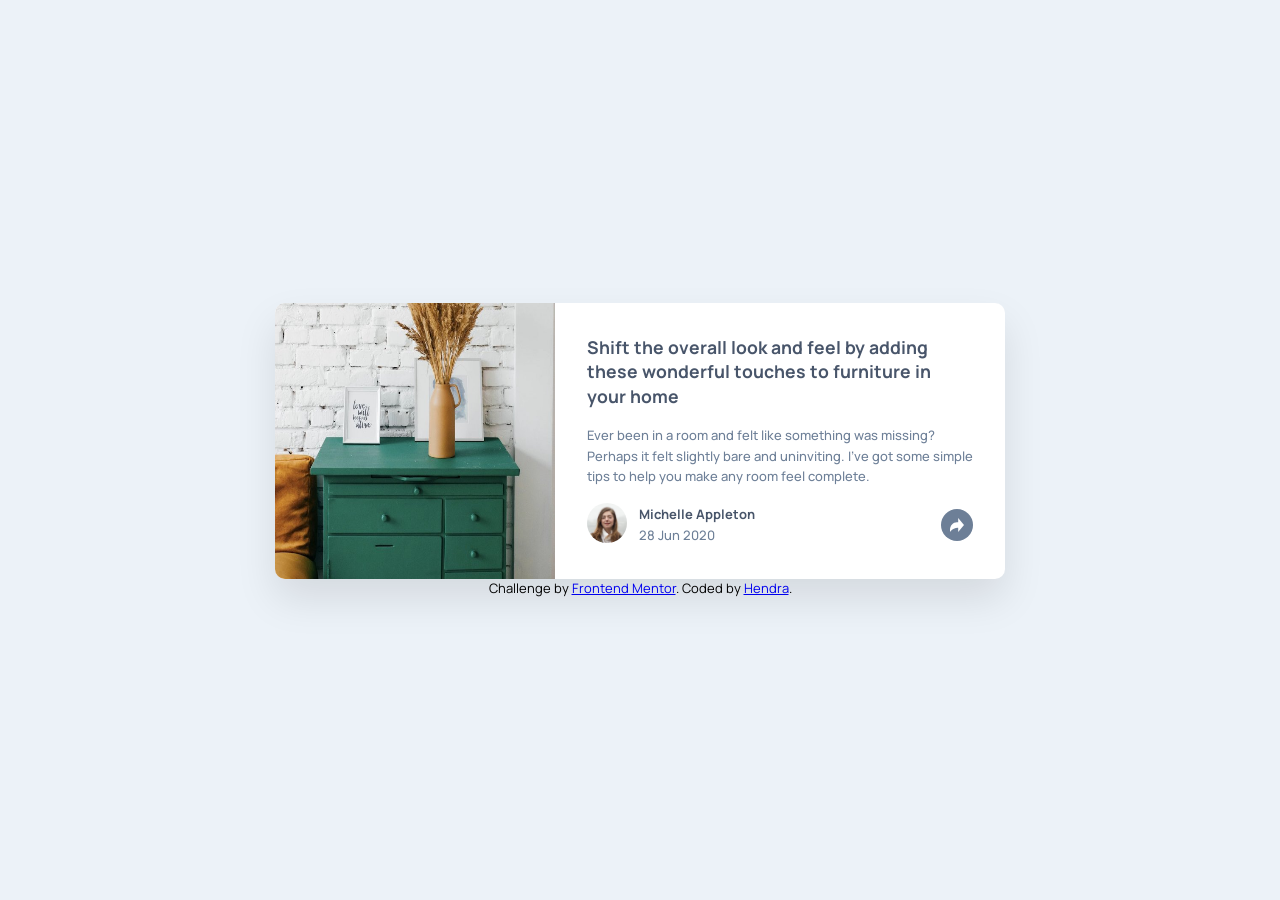
<file: index.html>
<!DOCTYPE html>
<html lang="en">
<head>
  <meta charset="UTF-8">
  <meta name="viewport" content="width=device-width, initial-scale=1.0">
  <link rel="icon" type="image/png" sizes="32x32" href="./images/favicon-32x32.png">
  <title>Frontend Mentor | Article preview component</title>
  <link rel="stylesheet" href="style.css">
  <link rel="preconnect" href="https://fonts.googleapis.com">
  <link rel="preconnect" href="https://fonts.gstatic.com" crossorigin>
  <link href="https://fonts.googleapis.com/css2?family=Manrope:wght@200..800&display=swap" rel="stylesheet">
</head>
<body>
  <main>
    <section class="wrapper">
      <div class="wrapper-hero">

        <div class="hero-img">
          <img src="images/drawers.jpg" alt="drawers with flower" />
        </div>

        <div class="hero">
          <h1>Shift the overall look and feel by adding these wonderful
            touches to furniture in your home</h1>

          <p>Ever been in a room and felt like something was missing? Perhaps
            it felt slightly bare and uninviting. I've got some simple tips
            to help you make any room feel complete.</p>

          <div class="author-information">

            <div class="author-img">
              <img src="images/avatar-michelle.jpg" alt="michelle" />
            </div>

            <div class="author">
              <p>Michelle Appleton</p>
              <p>28 Jun 2020</p>
            </div>

            <button class="btn" type="button" aria-label="Share this article" aria-expanded="false" aria-controls="share-panel">
              <img src="images/icon-share.svg" alt="" />
            </button>

            <div class="soc-med-icon" id="share-panel" role="region" aria-label="Share options">
              <span class="share-label">share</span>

              <a class="share-link"
                 href="https://www.facebook.com/sharer/sharer.php?u=https://example.com"
                 target="_blank"
                 rel="noopener noreferrer"
                 aria-label="Share on Facebook">
                <img src="images/icon-facebook.svg" alt="" />
              </a>

              <a class="share-link"
                 href="https://twitter.com/intent/tweet?url=https://example.com&text=Check%20this%20out"
                 target="_blank"
                 rel="noopener noreferrer"
                 aria-label="Share on Twitter">
                <img src="images/icon-twitter.svg" alt="" />
              </a>

              <a class="share-link"
                 href="https://pinterest.com/pin/create/button/?url=https://example.com"
                 target="_blank"
                 rel="noopener noreferrer"
                 aria-label="Share on Pinterest">
                <img src="images/icon-pinterest.svg" alt="" />
              </a>
            </div>

          </div>
        </div>
      </div>
    </section>
  </main>

  <footer>
    <div class="attribution">
      Challenge by <a href="https://www.frontendmentor.io?ref=challenge" target="_blank">Frontend Mentor</a>.
      Coded by <a href="#">Hendra</a>.
    </div>
  </footer>

  <script src="script.js"></script>
</body>
</html>
</file>
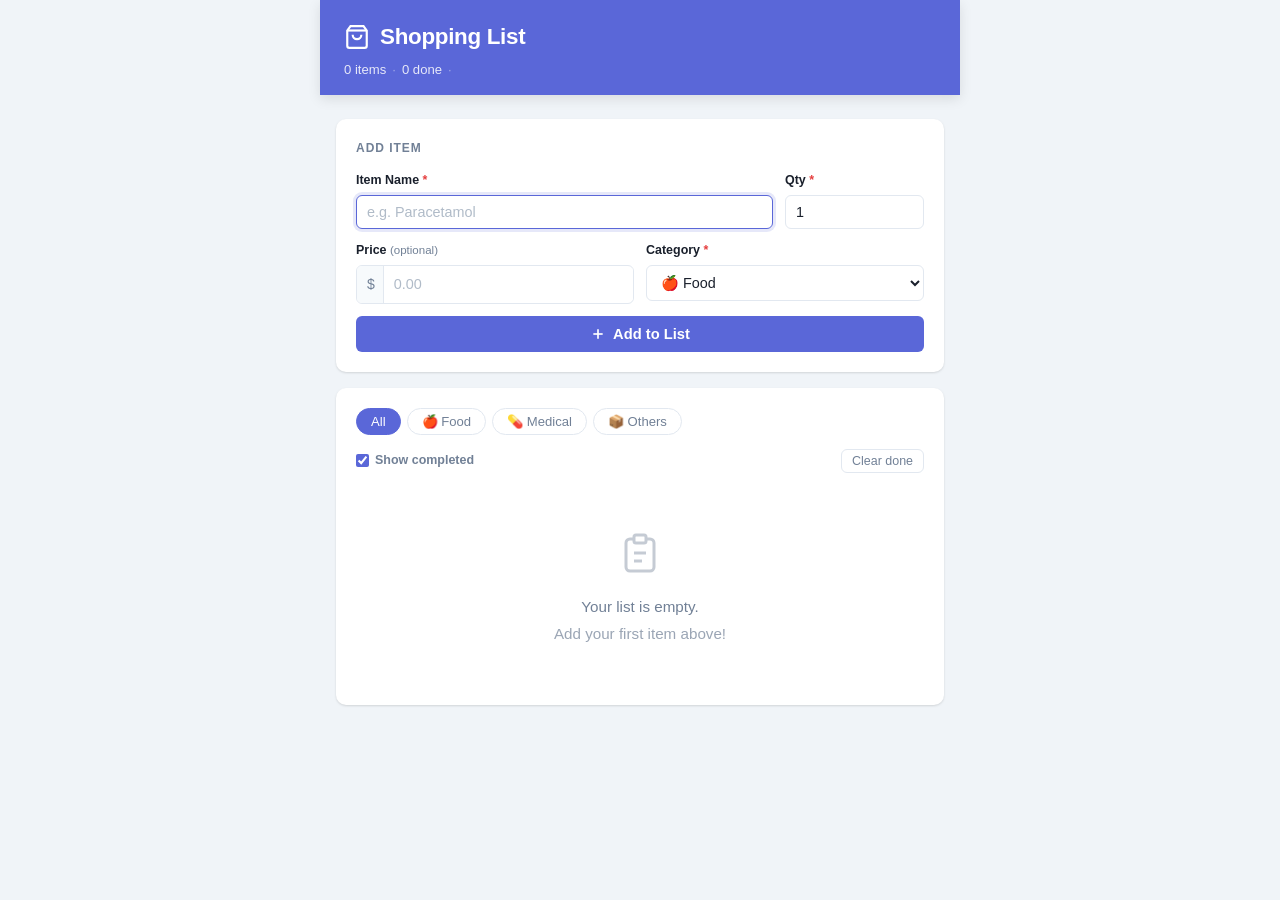
<file: shopping-list/index.html>
<!DOCTYPE html>
<html lang="en">
<head>
  <meta charset="UTF-8" />
  <meta name="viewport" content="width=device-width, initial-scale=1.0" />
  <title>Shopping List</title>
  <link rel="stylesheet" href="style.css" />
</head>
<body>
  <div class="app">
    <header class="app-header">
      <div class="header-content">
        <svg class="header-icon" viewBox="0 0 24 24" fill="none" stroke="currentColor" stroke-width="2">
          <path d="M6 2L3 6v14a2 2 0 002 2h14a2 2 0 002-2V6l-3-4z"/>
          <line x1="3" y1="6" x2="21" y2="6"/>
          <path d="M16 10a4 4 0 01-8 0"/>
        </svg>
        <h1>Shopping List</h1>
      </div>
      <div class="summary" id="summary">
        <span id="summary-total">0 items</span>
        <span class="dot">·</span>
        <span id="summary-done">0 done</span>
        <span class="dot">·</span>
        <span id="summary-price"></span>
      </div>
    </header>

    <main class="app-main">
      <!-- Add Item Form -->
      <section class="add-section">
        <h2 class="section-title">Add Item</h2>
        <form class="add-form" id="add-form" novalidate>
          <div class="form-row">
            <div class="form-group flex-3">
              <label for="item-name">Item Name <span class="required">*</span></label>
              <input type="text" id="item-name" placeholder="e.g. Paracetamol" autocomplete="off" required />
            </div>
            <div class="form-group flex-1">
              <label for="item-qty">Qty <span class="required">*</span></label>
              <input type="number" id="item-qty" placeholder="1" min="1" value="1" required />
            </div>
          </div>
          <div class="form-row">
            <div class="form-group flex-2">
              <label for="item-price">Price <span class="optional">(optional)</span></label>
              <div class="input-prefix">
                <span class="prefix">$</span>
                <input type="number" id="item-price" placeholder="0.00" min="0" step="0.01" />
              </div>
            </div>
            <div class="form-group flex-2">
              <label for="item-category">Category <span class="required">*</span></label>
              <select id="item-category">
                <option value="food">🍎 Food</option>
                <option value="medical">💊 Medical</option>
                <option value="others">📦 Others</option>
              </select>
            </div>
          </div>
          <div id="form-error" class="form-error" hidden></div>
          <button type="submit" class="btn-add">
            <svg viewBox="0 0 24 24" fill="none" stroke="currentColor" stroke-width="2.5">
              <line x1="12" y1="5" x2="12" y2="19"/><line x1="5" y1="12" x2="19" y2="12"/>
            </svg>
            Add to List
          </button>
        </form>
      </section>

      <!-- Filter Tabs -->
      <section class="list-section">
        <div class="filter-tabs" id="filter-tabs" role="tablist" aria-label="Filter by category">
          <button class="tab active" data-filter="all" role="tab" aria-selected="true">All</button>
          <button class="tab" data-filter="food" role="tab" aria-selected="false">🍎 Food</button>
          <button class="tab" data-filter="medical" role="tab" aria-selected="false">💊 Medical</button>
          <button class="tab" data-filter="others" role="tab" aria-selected="false">📦 Others</button>
        </div>

        <div class="list-controls">
          <label class="show-completed-toggle">
            <input type="checkbox" id="show-completed" checked />
            Show completed
          </label>
          <button class="btn-clear-done" id="clear-done" title="Remove all checked items">
            Clear done
          </button>
        </div>

        <!-- Item Lists per Category -->
        <div id="items-container">
          <div class="empty-state" id="empty-state">
            <svg viewBox="0 0 24 24" fill="none" stroke="currentColor" stroke-width="1.5">
              <path d="M9 5H7a2 2 0 00-2 2v12a2 2 0 002 2h10a2 2 0 002-2V7a2 2 0 00-2-2h-2"/>
              <rect x="9" y="3" width="6" height="4" rx="1"/>
              <line x1="9" y1="12" x2="15" y2="12"/><line x1="9" y1="16" x2="13" y2="16"/>
            </svg>
            <p>Your list is empty.</p>
            <p class="empty-sub">Add your first item above!</p>
          </div>

          <div class="category-group" id="group-food" data-category="food" hidden>
            <div class="category-header food">
              <span>🍎 Food</span>
              <span class="category-count" id="count-food"></span>
            </div>
            <ul class="item-list" id="list-food" aria-label="Food items"></ul>
          </div>

          <div class="category-group" id="group-medical" data-category="medical" hidden>
            <div class="category-header medical">
              <span>💊 Medical</span>
              <span class="category-count" id="count-medical"></span>
            </div>
            <ul class="item-list" id="list-medical" aria-label="Medical items"></ul>
          </div>

          <div class="category-group" id="group-others" data-category="others" hidden>
            <div class="category-header others">
              <span>📦 Others</span>
              <span class="category-count" id="count-others"></span>
            </div>
            <ul class="item-list" id="list-others" aria-label="Other items"></ul>
          </div>
        </div>
      </section>
    </main>
  </div>

  <script src="script.js"></script>
</body>
</html>
</file>
<file: style.css>
* {
    box-sizing: border-box;
    margin: 0;
    padding: 0;
}

body {
    display: flex;
    flex-direction: column;
    font-size: 13px;
    justify-content: center;
    align-items: center;
    min-height: 100vh;
    font-family: 'Manrope', sans-serif;
    background-color: hsl(210, 46%, 95%);
}

.wrapper {
    background-color: #ffffff;
    max-width: 730px;
    border-radius: 10px;
    overflow: hidden;
    box-shadow: 0 20px 40px rgba(0, 0, 0, 0.1); 
}

.wrapper-hero {
    display: flex;
}

/* ── Image ── */
.hero-img {
    flex-shrink: 0;        
    width: 280px;        
}

.hero-img img {
    height: 100%;
    width: 100%;          
    display: block;
}

/* For Hero Part */
.hero {
    display: flex;
    padding: 2rem;
    flex: 1;
    flex-direction: column;
    justify-content: center;
    gap: 1rem;             
}

.hero h1 {
    font-weight: 700;
    font-size: 1.1rem;
    line-height: 1.4;
    color: hsl(217, 19%, 35%);
}

.hero p {
    font-weight: 500;
    color: hsl(214, 17%, 51%);
    line-height: 1.6;
}

/* ── Author ── */
.author-information {
    display: flex;
    justify-content: space-between;
    align-items: center;
}

.author-img img {
    border-radius: 50%;
    width: 40px;
    height: 40px;
    /* object-fit: cover; */
}

.author {
    flex: 1;               
    margin-left: 0.75rem;
}

.author p:first-child {
    font-weight: 700;
    color: hsl(217, 19%, 35%); 
}

.author p:last-child {
    color: hsl(214, 17%, 51%);
}

/* ── Share button ── */
.author-information .btn {
    display: flex;
    align-items: center;
    justify-content: center;
    width: 32px;
    height: 32px;
    border-radius: 50%;
    border: none;
    background-color: hsl(214, 17%, 51%);
    cursor: pointer;
    flex-shrink: 0;
    padding: 0;
}

.author-information .btn img {
    width: 14px;
    height: 14px;
    filter: brightness(0) invert(1); /*This is to make the button looks visible or*/
}

.soc-med-icon {
    display: none;
    gap: 1rem;
}

/* to make the share button can be toggled and shows soc med icon */
.soc-med-icon.is-open {
    display: flex;
}

.soc-med-icon img{
    background-color: hsl(217, 19%, 35%);
    cursor: pointer;
}



@media (max-width: 768px) {

    .wrapper {
        width: 90%;
        margin: 2rem auto;
    }
    
    .wrapper-hero {
        flex-direction: column;
    }

    .hero-img {
        width: 100%;
    }

    .hero-img img {
        height: 240px;
        object-fit: cover;
    }

}
</file>
<file: shopping-list/style.css>
*, *::before, *::after { box-sizing: border-box; margin: 0; padding: 0; }

:root {
  --bg: #f0f4f8;
  --surface: #ffffff;
  --border: #e2e8f0;
  --text: #1a202c;
  --text-muted: #718096;
  --text-done: #a0aec0;

  --food: #38a169;
  --food-light: #f0fff4;
  --food-border: #9ae6b4;

  --medical: #3182ce;
  --medical-light: #ebf8ff;
  --medical-border: #90cdf4;

  --others: #dd6b20;
  --others-light: #fffaf0;
  --others-border: #fbd38d;

  --primary: #5a67d8;
  --primary-hover: #4c51bf;
  --danger: #e53e3e;
  --danger-light: #fff5f5;

  --radius: 10px;
  --radius-sm: 6px;
  --shadow: 0 1px 3px rgba(0,0,0,.08), 0 1px 2px rgba(0,0,0,.06);
  --shadow-md: 0 4px 12px rgba(0,0,0,.1);
}

body {
  font-family: -apple-system, BlinkMacSystemFont, 'Segoe UI', Roboto, sans-serif;
  background: var(--bg);
  color: var(--text);
  min-height: 100vh;
  line-height: 1.5;
}

.app {
  max-width: 640px;
  margin: 0 auto;
  padding: 0 16px 64px;
}

/* ── Header ── */
.app-header {
  background: var(--primary);
  color: #fff;
  padding: 20px 0 16px;
  margin: 0 -16px 24px;
  padding-left: 24px;
  padding-right: 24px;
  box-shadow: var(--shadow-md);
}

.header-content {
  display: flex;
  align-items: center;
  gap: 10px;
  margin-bottom: 6px;
}

.header-icon { width: 26px; height: 26px; flex-shrink: 0; }

.app-header h1 {
  font-size: 1.4rem;
  font-weight: 700;
  letter-spacing: -0.3px;
}

.summary {
  font-size: 0.82rem;
  opacity: 0.85;
  display: flex;
  align-items: center;
  gap: 6px;
  flex-wrap: wrap;
}
.dot { opacity: 0.5; }
#summary-price:empty { display: none; }

/* ── Sections ── */
.add-section, .list-section {
  background: var(--surface);
  border-radius: var(--radius);
  box-shadow: var(--shadow);
  padding: 20px;
  margin-bottom: 16px;
}

.section-title {
  font-size: 0.75rem;
  font-weight: 700;
  text-transform: uppercase;
  letter-spacing: 0.08em;
  color: var(--text-muted);
  margin-bottom: 14px;
}

/* ── Form ── */
.form-row {
  display: flex;
  gap: 12px;
  margin-bottom: 12px;
}

.form-group { display: flex; flex-direction: column; gap: 5px; }
.flex-1 { flex: 1; }
.flex-2 { flex: 2; }
.flex-3 { flex: 3; }

label {
  font-size: 0.78rem;
  font-weight: 600;
  color: var(--text);
}
.required { color: var(--danger); }
.optional { font-weight: 400; color: var(--text-muted); font-size: 0.72rem; }

input[type="text"],
input[type="number"],
select {
  border: 1.5px solid var(--border);
  border-radius: var(--radius-sm);
  padding: 8px 10px;
  font-size: 0.9rem;
  color: var(--text);
  background: #fff;
  transition: border-color .15s, box-shadow .15s;
  width: 100%;
  outline: none;
}
input:focus, select:focus {
  border-color: var(--primary);
  box-shadow: 0 0 0 3px rgba(90,103,216,.15);
}
input::placeholder { color: #b0bbc8; }

.input-prefix {
  display: flex;
  align-items: center;
  border: 1.5px solid var(--border);
  border-radius: var(--radius-sm);
  overflow: hidden;
  transition: border-color .15s, box-shadow .15s;
}
.input-prefix:focus-within {
  border-color: var(--primary);
  box-shadow: 0 0 0 3px rgba(90,103,216,.15);
}
.prefix {
  padding: 8px 8px 8px 10px;
  background: #f7fafc;
  font-size: 0.88rem;
  color: var(--text-muted);
  border-right: 1.5px solid var(--border);
  user-select: none;
}
.input-prefix input {
  border: none;
  border-radius: 0;
  box-shadow: none;
  flex: 1;
  min-width: 0;
}
.input-prefix input:focus { box-shadow: none; border-color: transparent; }

.form-error {
  font-size: 0.8rem;
  color: var(--danger);
  background: var(--danger-light);
  border: 1px solid #fed7d7;
  border-radius: var(--radius-sm);
  padding: 8px 12px;
  margin-bottom: 10px;
}

.btn-add {
  width: 100%;
  display: flex;
  align-items: center;
  justify-content: center;
  gap: 7px;
  padding: 10px;
  background: var(--primary);
  color: #fff;
  border: none;
  border-radius: var(--radius-sm);
  font-size: 0.92rem;
  font-weight: 600;
  cursor: pointer;
  transition: background .15s, transform .1s;
}
.btn-add:hover { background: var(--primary-hover); }
.btn-add:active { transform: scale(.98); }
.btn-add svg { width: 16px; height: 16px; }

/* ── Filter Tabs ── */
.filter-tabs {
  display: flex;
  gap: 6px;
  margin-bottom: 14px;
  flex-wrap: wrap;
}

.tab {
  padding: 5px 14px;
  border: 1.5px solid var(--border);
  border-radius: 20px;
  background: transparent;
  font-size: 0.82rem;
  font-weight: 500;
  color: var(--text-muted);
  cursor: pointer;
  transition: all .15s;
}
.tab:hover { border-color: var(--primary); color: var(--primary); }
.tab.active {
  background: var(--primary);
  border-color: var(--primary);
  color: #fff;
}

/* ── List Controls ── */
.list-controls {
  display: flex;
  align-items: center;
  justify-content: space-between;
  margin-bottom: 16px;
  font-size: 0.82rem;
}

.show-completed-toggle {
  display: flex;
  align-items: center;
  gap: 6px;
  cursor: pointer;
  color: var(--text-muted);
  user-select: none;
}
.show-completed-toggle input { accent-color: var(--primary); cursor: pointer; }

.btn-clear-done {
  background: none;
  border: 1px solid var(--border);
  border-radius: var(--radius-sm);
  padding: 4px 10px;
  font-size: 0.78rem;
  color: var(--text-muted);
  cursor: pointer;
  transition: all .15s;
}
.btn-clear-done:hover {
  border-color: var(--danger);
  color: var(--danger);
  background: var(--danger-light);
}

/* ── Empty State ── */
.empty-state {
  text-align: center;
  padding: 40px 20px;
  color: var(--text-muted);
}
.empty-state svg { width: 48px; height: 48px; margin-bottom: 12px; opacity: 0.4; }
.empty-state p { font-size: 0.95rem; }
.empty-sub { font-size: 0.82rem; margin-top: 4px; opacity: 0.7; }

/* ── Category Groups ── */
.category-group { margin-bottom: 16px; }
.category-group:last-child { margin-bottom: 0; }

.category-header {
  display: flex;
  align-items: center;
  justify-content: space-between;
  font-size: 0.8rem;
  font-weight: 700;
  text-transform: uppercase;
  letter-spacing: 0.06em;
  padding: 6px 12px;
  border-radius: var(--radius-sm);
  margin-bottom: 6px;
}
.category-header.food    { background: var(--food-light);    color: var(--food);    border: 1px solid var(--food-border); }
.category-header.medical { background: var(--medical-light); color: var(--medical); border: 1px solid var(--medical-border); }
.category-header.others  { background: var(--others-light);  color: var(--others);  border: 1px solid var(--others-border); }

.category-count {
  font-size: 0.72rem;
  opacity: 0.8;
}

/* ── Item List ── */
.item-list {
  list-style: none;
  display: flex;
  flex-direction: column;
  gap: 4px;
}

.item {
  display: flex;
  align-items: center;
  gap: 10px;
  padding: 10px 12px;
  border: 1.5px solid var(--border);
  border-radius: var(--radius-sm);
  background: #fff;
  transition: opacity .2s, background .15s;
  animation: slideIn .2s ease;
}
.item:hover { background: #fafafa; }

@keyframes slideIn {
  from { opacity: 0; transform: translateY(-6px); }
  to   { opacity: 1; transform: translateY(0); }
}

/* Checkbox */
.item-check {
  width: 18px;
  height: 18px;
  flex-shrink: 0;
  accent-color: var(--primary);
  cursor: pointer;
}

/* Item body */
.item-body { flex: 1; min-width: 0; }

.item-name {
  font-size: 0.9rem;
  font-weight: 500;
  white-space: nowrap;
  overflow: hidden;
  text-overflow: ellipsis;
  transition: color .2s;
}

.item-meta {
  display: flex;
  gap: 8px;
  font-size: 0.75rem;
  color: var(--text-muted);
  margin-top: 1px;
  flex-wrap: wrap;
}
.item-meta .price { font-weight: 500; }

/* Done state */
.item.done {
  opacity: 0.55;
  background: #f9fafb;
}
.item.done .item-name {
  text-decoration: line-through;
  color: var(--text-done);
}

/* Edit button */
.btn-edit {
  background: none;
  border: none;
  color: #c8ced6;
  cursor: pointer;
  padding: 3px;
  border-radius: 4px;
  display: flex;
  align-items: center;
  transition: color .15s, background .15s;
  flex-shrink: 0;
}
.btn-edit:hover { color: var(--primary); background: #eef2ff; }
.btn-edit svg { width: 14px; height: 14px; }

/* Inline edit form */
.item.editing {
  display: block;
  padding: 12px;
  border-color: var(--primary);
  box-shadow: 0 0 0 3px rgba(90,103,216,.12);
}

.edit-form { display: flex; flex-direction: column; gap: 8px; }

.edit-row {
  display: flex;
  gap: 8px;
}

.edit-name { flex: 3; }
.edit-qty  { flex: 1; }
.edit-price-wrap { flex: 2; }
.edit-cat  { flex: 2; }

.edit-error {
  font-size: 0.78rem;
  color: var(--danger);
  background: var(--danger-light);
  border: 1px solid #fed7d7;
  border-radius: var(--radius-sm);
  padding: 5px 10px;
}

.edit-actions {
  display: flex;
  gap: 8px;
  justify-content: flex-end;
}

.btn-save, .btn-cancel {
  padding: 5px 16px;
  border-radius: var(--radius-sm);
  font-size: 0.82rem;
  font-weight: 600;
  cursor: pointer;
  border: none;
  transition: background .15s;
}
.btn-save   { background: var(--primary); color: #fff; }
.btn-save:hover { background: var(--primary-hover); }
.btn-cancel { background: #edf2f7; color: var(--text-muted); }
.btn-cancel:hover { background: #e2e8f0; }

/* Delete button */
.btn-delete {
  background: none;
  border: none;
  color: #c8ced6;
  cursor: pointer;
  padding: 3px;
  border-radius: 4px;
  display: flex;
  align-items: center;
  transition: color .15s, background .15s;
  flex-shrink: 0;
}
.btn-delete:hover { color: var(--danger); background: var(--danger-light); }
.btn-delete svg { width: 15px; height: 15px; }

/* ── Responsive ── */
@media (max-width: 480px) {
  .app-header { padding-left: 16px; padding-right: 16px; }
  .form-row { flex-direction: column; gap: 10px; }
  .flex-1, .flex-2, .flex-3 { flex: unset; }
}
</file>
